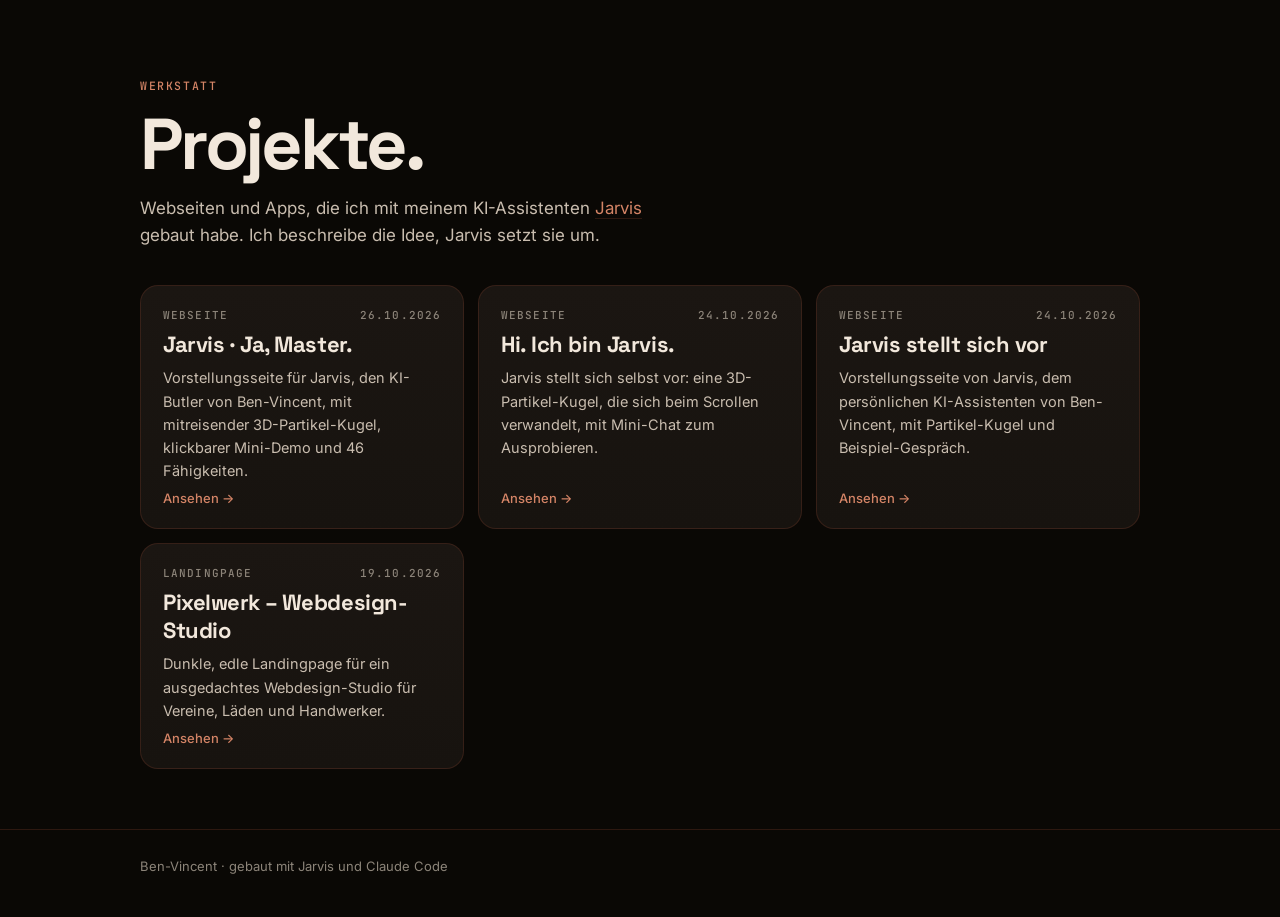
<file: index.html>
<!doctype html>
<html lang="de">
<head>
<meta charset="utf-8">
<meta name="viewport" content="width=device-width, initial-scale=1, viewport-fit=cover">
<title>Projekte · Ben-Vincent</title>
<meta name="description" content="Webseiten und Apps aus Ben-Vincents Werkstatt, gebaut mit seinem KI-Assistenten Jarvis.">
<meta property="og:title" content="Projekte · Ben-Vincent">
<meta property="og:description" content="Webseiten und Apps aus meiner Werkstatt, gebaut mit meinem KI-Assistenten Jarvis.">
<meta name="theme-color" content="#0A0805">
<link rel="icon" href="data:image/svg+xml,%3Csvg xmlns='http://www.w3.org/2000/svg' viewBox='0 0 64 64'%3E%3Crect width='64' height='64' rx='14' fill='%2317130F'/%3E%3Cpath d='M18 44V20h10a8 8 0 0 1 0 16h-10' fill='none' stroke='%23D48466' stroke-width='6'/%3E%3C/svg%3E">
<link rel="preconnect" href="https://fonts.googleapis.com">
<link rel="preconnect" href="https://fonts.gstatic.com" crossorigin>
<link href="https://fonts.googleapis.com/css2?family=Inter:wght@400;500;600&family=JetBrains+Mono:wght@400;500&family=Space+Grotesk:wght@500;700&display=swap" rel="stylesheet">
<style>
  :root { --deep: #0A0805; --dark: #17130F; --raised: #1B1612; --terra: #C26B4C; --glow: #D48466; --tdeep: #6E3726;
          --cream: #F2E8DC; --muted: #C9BDAF; --dim: #8C8479; --line: color-mix(in srgb, var(--tdeep) 35%, transparent); }
  * { box-sizing: border-box; margin: 0; }
  body { background: var(--deep); color: var(--cream); font: 400 16px/1.6 Inter, system-ui, sans-serif; -webkit-font-smoothing: antialiased; }
  .wrap { max-width: 1040px; margin: 0 auto; padding: 0 20px; }
  header { padding: 72px 0 36px; }
  .eyebrow { font: 500 11.5px "JetBrains Mono", monospace; letter-spacing: .14em; text-transform: uppercase; color: var(--glow); }
  h1 { font: 700 clamp(40px, 9vw, 72px) "Space Grotesk", sans-serif; letter-spacing: -.045em; line-height: 1.02; margin: 10px 0 14px; }
  header p { color: var(--muted); max-width: 560px; font-size: 17px; }
  header a { color: var(--glow); text-decoration: none; border-bottom: 1px solid var(--line); }
  .grid { display: grid; grid-template-columns: 1fr; gap: 14px; padding-bottom: 60px; }
  .card { display: flex; flex-direction: column; gap: 8px; padding: 22px; border-radius: 18px; text-decoration: none; color: inherit;
          background: linear-gradient(180deg, var(--raised), var(--dark)); border: 1px solid var(--line); transition: transform .2s, border-color .2s; }
  .card:hover { transform: translateY(-2px); border-color: color-mix(in srgb, var(--terra) 60%, transparent); }
  .card .meta { display: flex; justify-content: space-between; font: 500 11px "JetBrains Mono", monospace; letter-spacing: .1em; color: var(--dim); text-transform: uppercase; }
  .card h2 { font: 700 22px "Space Grotesk", sans-serif; letter-spacing: -.02em; }
  .card p { color: var(--muted); font-size: 14.5px; flex: 1; }
  .card .go { font: 500 13px Inter, sans-serif; color: var(--glow); }
  .leer { padding: 40px; border: 1px dashed var(--line); border-radius: 18px; color: var(--dim); text-align: center; }
  footer { border-top: 1px solid var(--line); padding: 26px 0 40px; color: var(--dim); font-size: 13px; }
  @media (min-width: 720px) { .grid { grid-template-columns: repeat(2, 1fr); } }
  @media (min-width: 1000px) { .grid { grid-template-columns: repeat(3, 1fr); } }
</style>
</head>
<body>
<header><div class="wrap">
  <span class="eyebrow">Werkstatt</span>
  <h1>Projekte.</h1>
  <p>Webseiten und Apps, die ich mit meinem KI-Assistenten <a href="https://bvu911.github.io/jarvis-ki/">Jarvis</a> gebaut habe. Ich beschreibe die Idee, Jarvis setzt sie um.</p>
</div></header>
<main class="wrap"><div class="grid" id="grid"><div class="leer">Die ersten Projekte entstehen gerade.</div></div></main>
<footer><div class="wrap">Ben-Vincent · gebaut mit Jarvis und Claude Code</div></footer>
<script>
  const esc = (s) => String(s).replace(/[&<>"]/g, c => ({ '&': '&amp;', '<': '&lt;', '>': '&gt;', '"': '&quot;' }[c]));
  fetch('projekte.json?' + Date.now()).then(r => r.json()).then(list => {
    if (!list.length) return;
    document.getElementById('grid').innerHTML = list.map(p => `
      <a class="card" href="${esc(p.slug)}/">
        <span class="meta"><span>${esc(p.art || 'Webseite')}</span><span>${esc(p.datum)}</span></span>
        <h2>${esc(p.titel)}</h2>
        <p>${esc(p.beschreibung)}</p>
        <span class="go">Ansehen →</span>
      </a>`).join('');
  }).catch(() => {});
</script>
</body>
</html>
</file>
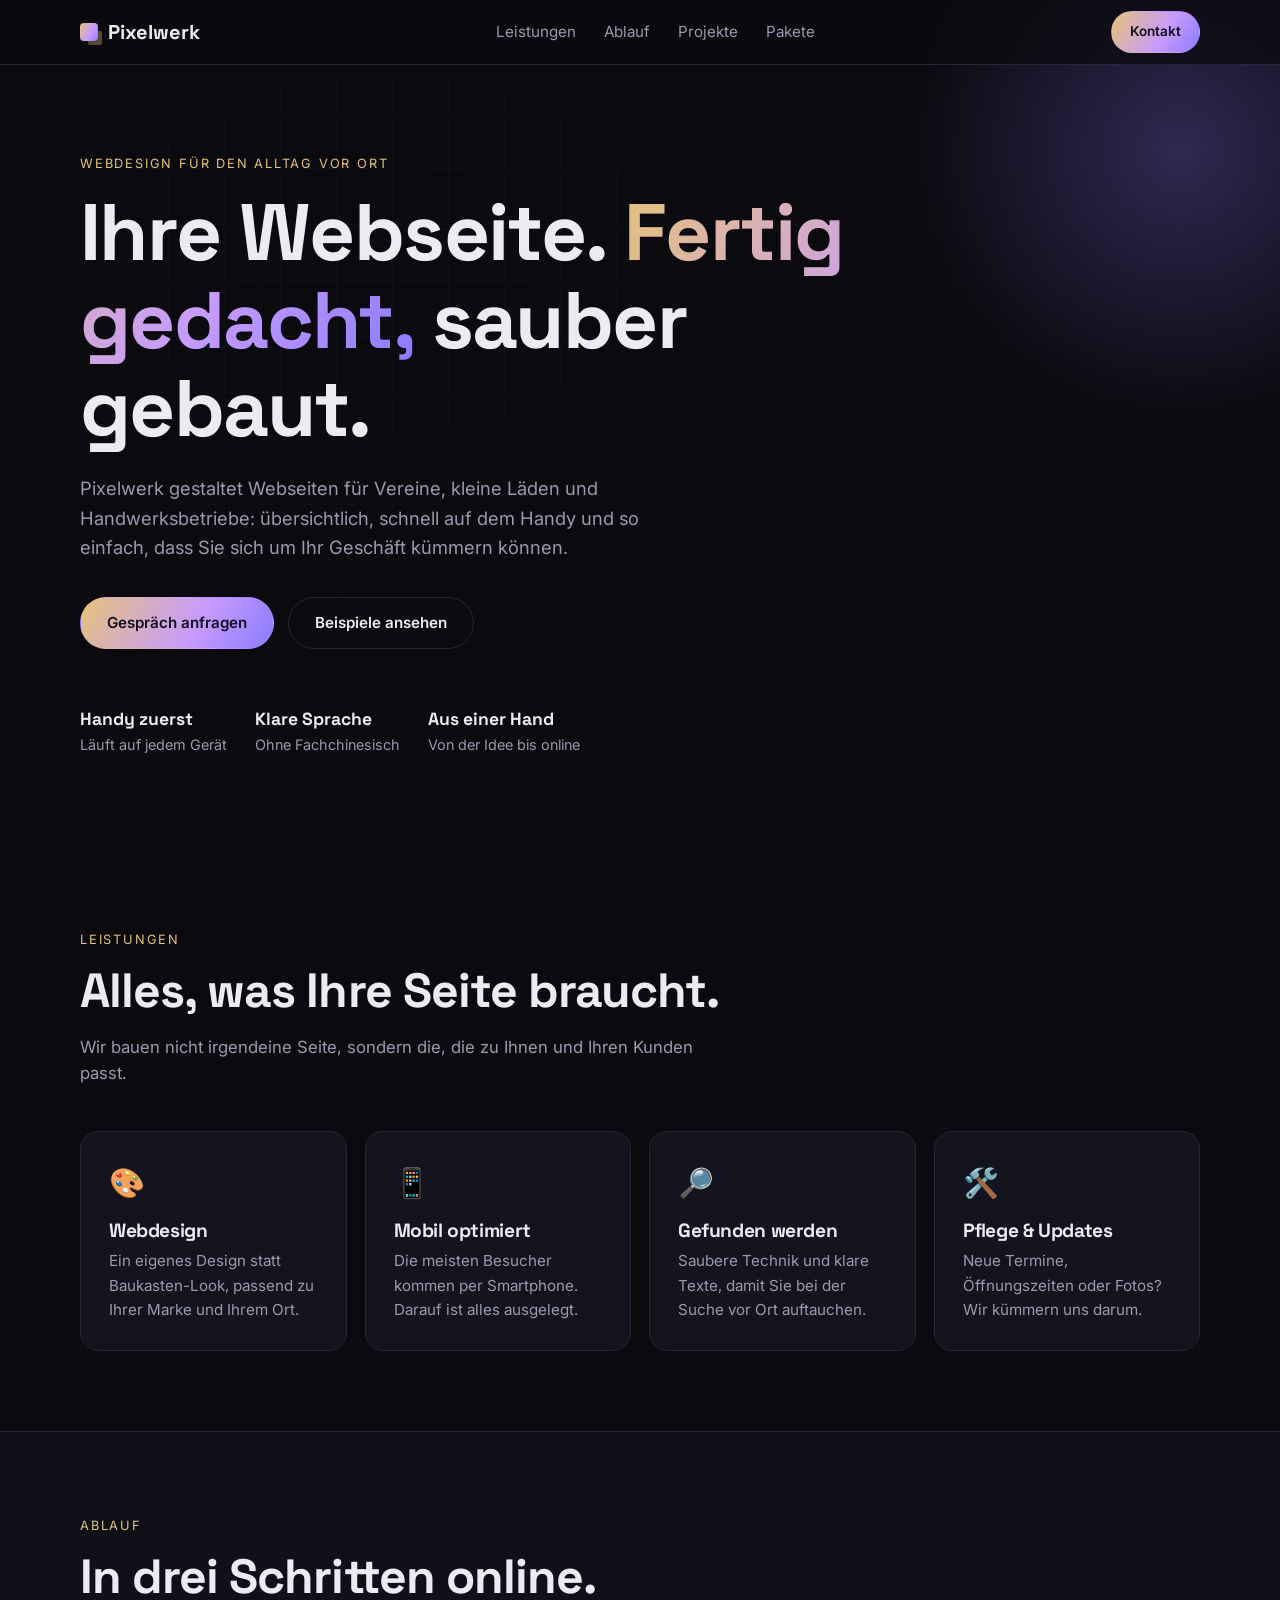
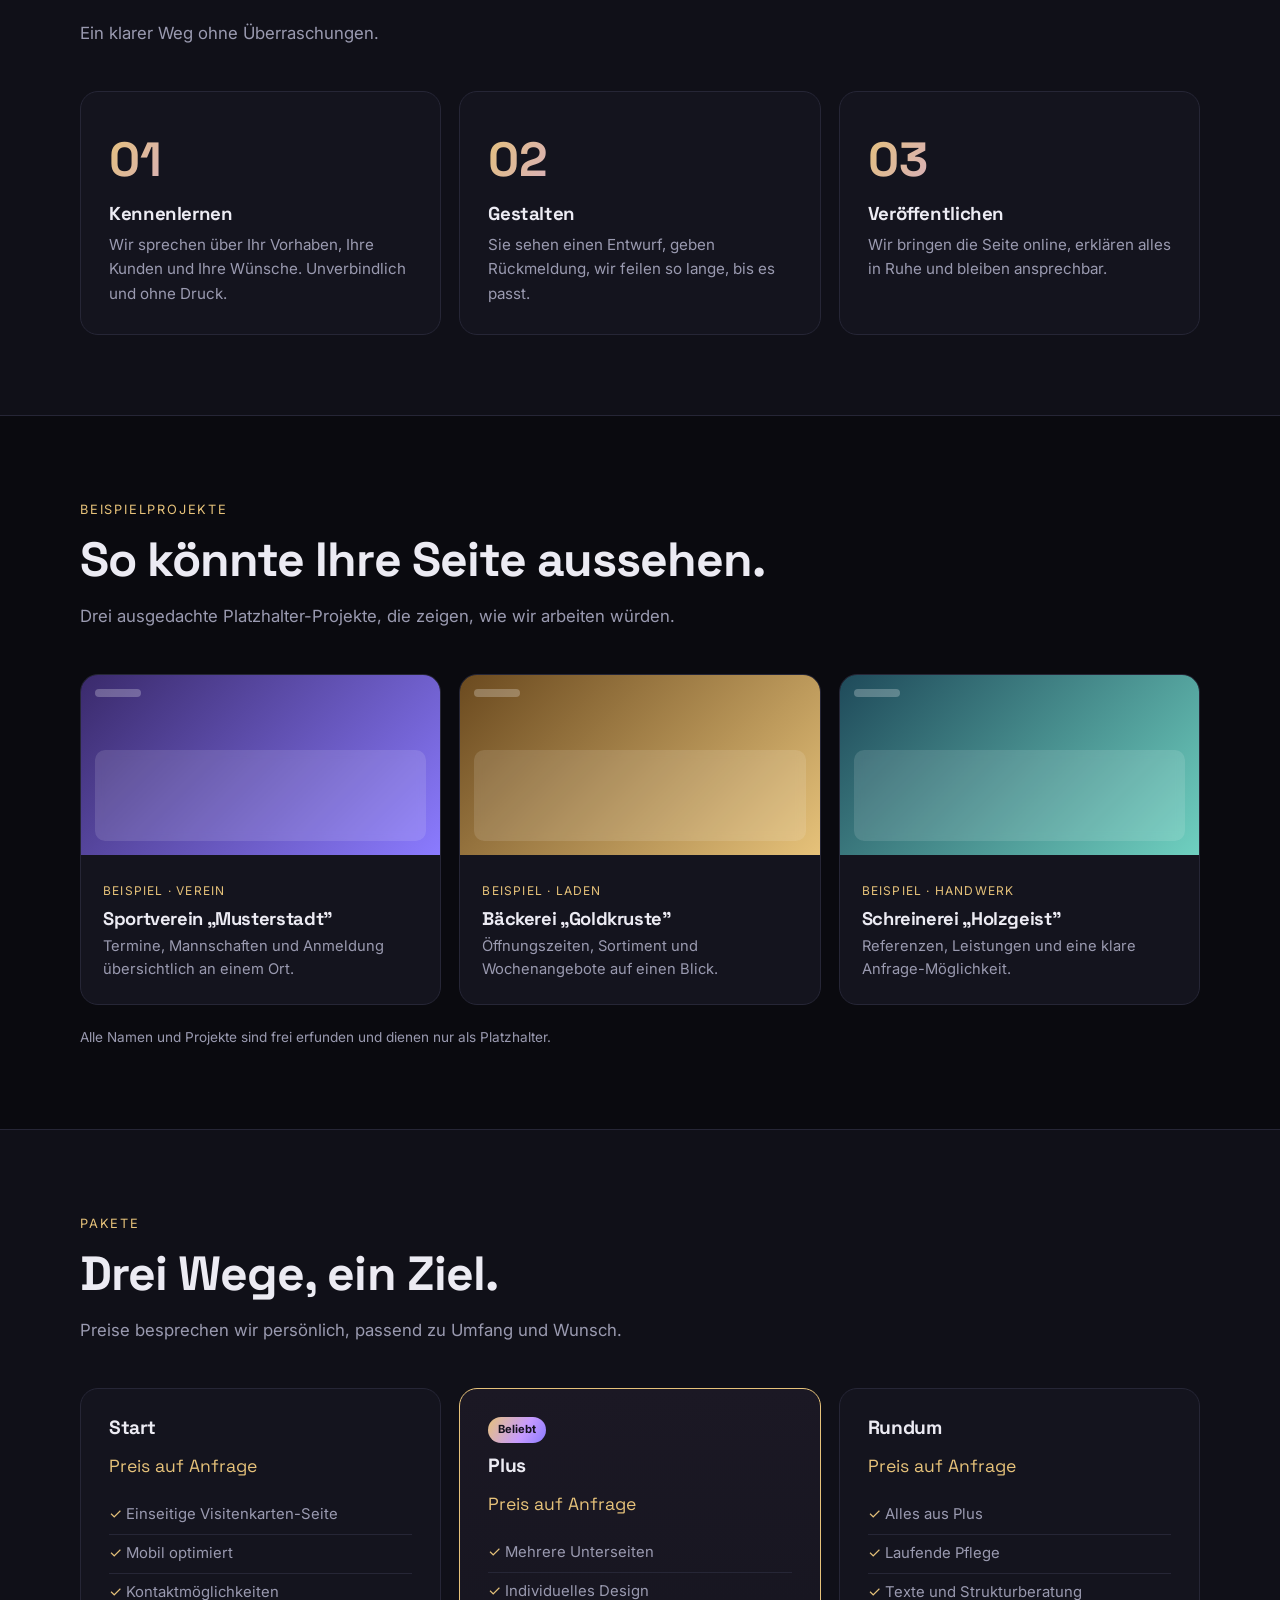
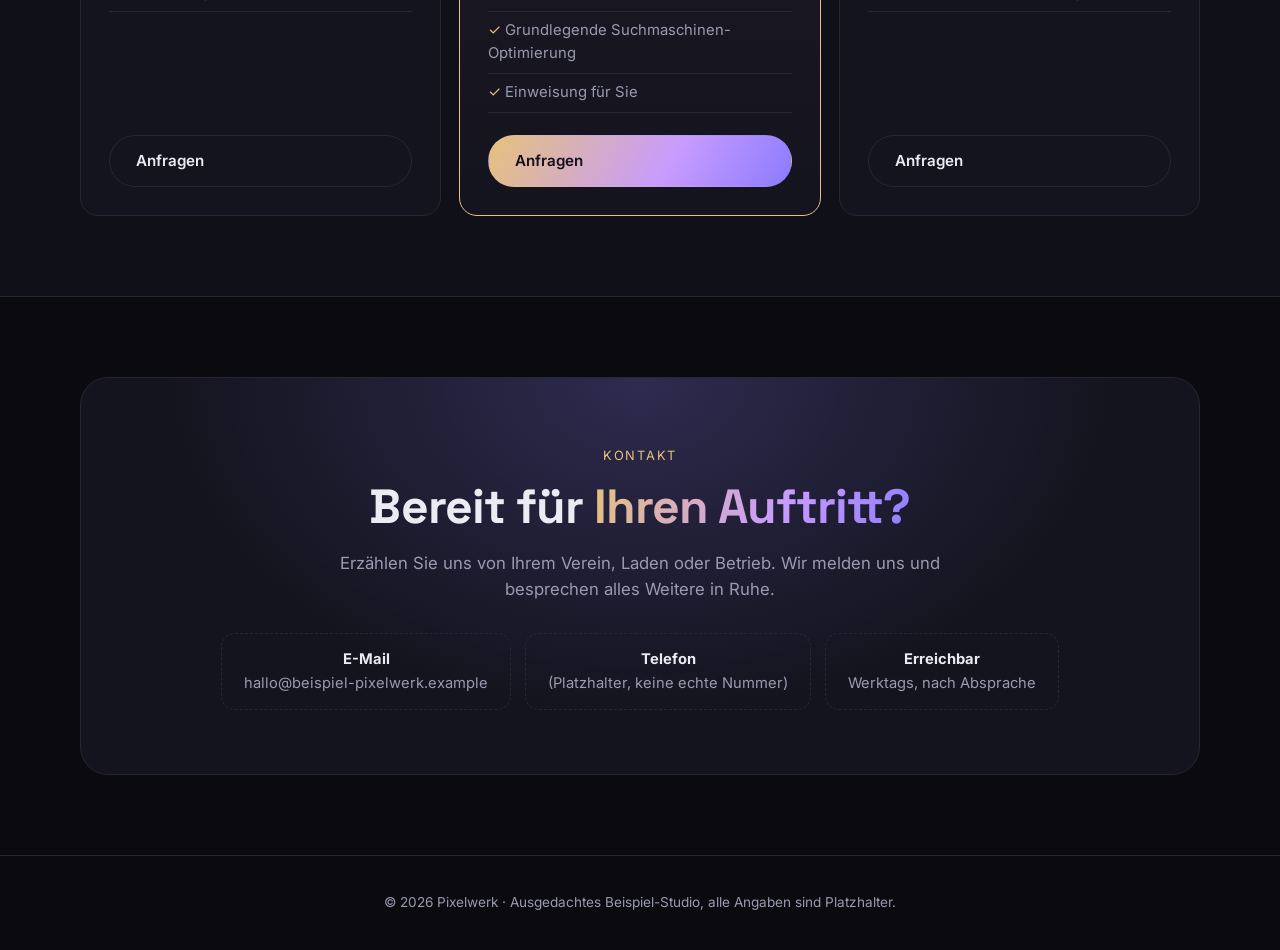
<file: moderne-fur-ausgedachtes-webdesign-studi/index.html>
<!DOCTYPE html>
<html lang="de">
<head>
<meta charset="UTF-8">
<meta name="viewport" content="width=device-width, initial-scale=1">
<title>Pixelwerk – Webseiten für Vereine, Läden & Handwerk</title>
<meta name="description" content="Pixelwerk baut klare, schnelle Webseiten für Vereine, kleine Läden und Handwerker. (Ausgedachtes Beispiel-Studio)">
<link rel="preconnect" href="https://fonts.googleapis.com">
<link rel="preconnect" href="https://fonts.gstatic.com" crossorigin>
<link href="https://fonts.googleapis.com/css2?family=Inter:wght@400;500;600&family=Space+Grotesk:wght@500;600;700&display=swap" rel="stylesheet">
<style>
:root{
  --bg:#0a0a0f;--bg2:#101018;--card:#14141e;--line:#262636;
  --text:#ecebf3;--muted:#9a9ab0;--gold:#e6c27a;--violet:#8b7bff;
  --grad:linear-gradient(120deg,#e6c27a,#c79bff 60%,#8b7bff);
}
*{box-sizing:border-box;margin:0;padding:0}
html{scroll-behavior:smooth}
body{font-family:Inter,system-ui,sans-serif;background:var(--bg);color:var(--text);line-height:1.6;overflow-x:hidden}
h1,h2,h3{font-family:'Space Grotesk',sans-serif;line-height:1.1;letter-spacing:-.02em}
a{color:inherit;text-decoration:none}
.wrap{width:min(1120px,92%);margin:0 auto}
section{padding:80px 0}
.tag{display:inline-block;font-size:.8rem;letter-spacing:.14em;text-transform:uppercase;color:var(--gold);margin-bottom:14px}
h2{font-size:clamp(1.9rem,5vw,3rem);margin-bottom:16px}
.lead{color:var(--muted);max-width:620px;font-size:1.05rem}
.grad{background:var(--grad);-webkit-background-clip:text;background-clip:text;color:transparent}

nav{position:fixed;top:0;left:0;right:0;z-index:50;backdrop-filter:blur(14px);background:rgba(10,10,15,.7);border-bottom:1px solid var(--line)}
nav .wrap{display:flex;align-items:center;justify-content:space-between;height:64px}
.logo{font-family:'Space Grotesk';font-weight:700;font-size:1.25rem;display:flex;align-items:center;gap:10px}
.logo i{width:18px;height:18px;background:var(--grad);border-radius:4px;display:inline-block;box-shadow:6px 6px 0 -2px rgba(230,194,122,.35)}
nav ul{display:none;list-style:none;gap:28px;color:var(--muted);font-size:.95rem}
nav ul a:hover{color:var(--text)}
.btn{display:inline-block;padding:13px 26px;border-radius:999px;font-weight:600;font-size:.95rem;transition:.25s;border:1px solid transparent}
.btn.primary{background:var(--grad);color:#14101f}
.btn.primary:hover{transform:translateY(-2px);box-shadow:0 10px 30px -8px rgba(199,155,255,.6)}
.btn.ghost{border-color:var(--line);color:var(--text)}
.btn.ghost:hover{border-color:var(--gold)}
nav .btn{padding:9px 18px;font-size:.85rem}
@media(min-width:760px){nav ul{display:flex}}

.hero{padding:150px 0 90px;position:relative;overflow:hidden}
.hero::before{content:"";position:absolute;width:600px;height:600px;right:-200px;top:-150px;background:radial-gradient(circle,rgba(139,123,255,.28),transparent 65%);pointer-events:none}
.hero::after{content:"";position:absolute;inset:0;background-image:linear-gradient(var(--line) 1px,transparent 1px),linear-gradient(90deg,var(--line) 1px,transparent 1px);background-size:56px 56px;opacity:.25;mask-image:radial-gradient(ellipse at 30% 30%,#000,transparent 70%);-webkit-mask-image:radial-gradient(ellipse at 30% 30%,#000,transparent 70%);pointer-events:none}
.hero .wrap{position:relative;z-index:1}
.hero h1{font-size:clamp(2.4rem,8vw,5rem);max-width:860px;margin-bottom:22px}
.hero p{color:var(--muted);font-size:1.15rem;max-width:560px;margin-bottom:34px}
.cta{display:flex;flex-wrap:wrap;gap:14px}
.facts{display:flex;flex-wrap:wrap;gap:28px;margin-top:56px;color:var(--muted);font-size:.9rem}
.facts b{display:block;color:var(--text);font-family:'Space Grotesk';font-size:1.1rem}

.grid{display:grid;gap:18px;margin-top:44px}
@media(min-width:700px){.grid.c2{grid-template-columns:repeat(2,1fr)}.grid.c3{grid-template-columns:repeat(3,1fr)}}
@media(min-width:1000px){.grid.c4{grid-template-columns:repeat(4,1fr)}}
@media(min-width:700px) and (max-width:999px){.grid.c4{grid-template-columns:repeat(2,1fr)}}
.card{background:var(--card);border:1px solid var(--line);border-radius:18px;padding:28px;transition:.3s}
.card:hover{border-color:rgba(230,194,122,.5);transform:translateY(-4px)}
.card .ic{font-size:1.8rem;margin-bottom:14px}
.card h3{font-size:1.2rem;margin-bottom:8px}
.card p{color:var(--muted);font-size:.95rem}

.steps{counter-reset:s}
.step{position:relative;padding:30px 28px 28px;background:var(--card);border:1px solid var(--line);border-radius:18px}
.step::before{counter-increment:s;content:"0" counter(s);font-family:'Space Grotesk';font-size:3rem;font-weight:700;background:var(--grad);-webkit-background-clip:text;background-clip:text;color:transparent;display:block;margin-bottom:6px}
.step h3{margin-bottom:8px}.step p{color:var(--muted);font-size:.95rem}

.alt{background:var(--bg2);border-block:1px solid var(--line)}
.proj{border-radius:18px;overflow:hidden;border:1px solid var(--line);background:var(--card);transition:.3s}
.proj:hover{transform:translateY(-4px);border-color:rgba(139,123,255,.6)}
.shot{height:180px;position:relative;display:flex;align-items:flex-end;padding:14px}
.shot::before{content:"";position:absolute;top:14px;left:14px;width:46px;height:8px;border-radius:4px;background:rgba(255,255,255,.25)}
.shot span{position:relative;display:block;width:100%;height:60%;border-radius:10px;background:rgba(255,255,255,.12);backdrop-filter:blur(4px)}
.s1{background:linear-gradient(135deg,#3a2a6b,#8b7bff)}
.s2{background:linear-gradient(135deg,#6b4a1f,#e6c27a)}
.s3{background:linear-gradient(135deg,#1f4a5a,#6fd0c0)}
.proj .in{padding:22px}
.proj small{color:var(--gold);font-size:.75rem;letter-spacing:.1em;text-transform:uppercase}
.proj h3{margin:6px 0;font-size:1.15rem}.proj p{color:var(--muted);font-size:.92rem}
.note{margin-top:22px;color:var(--muted);font-size:.85rem}

.pack{display:flex;flex-direction:column}
.pack.hot{border-color:var(--gold);background:linear-gradient(180deg,#1b1824,var(--card))}
.pack .badge{align-self:flex-start;font-size:.7rem;padding:4px 10px;border-radius:99px;background:var(--grad);color:#14101f;font-weight:700;margin-bottom:12px}
.pack .pr{font-family:'Space Grotesk';font-size:1.1rem;color:var(--gold);margin:6px 0 16px}
.pack ul{list-style:none;margin-bottom:22px;flex:1}
.pack li{color:var(--muted);font-size:.93rem;padding:7px 0;border-bottom:1px solid var(--line)}
.pack li::before{content:"✓ ";color:var(--gold)}

.contact{text-align:center}
.contact .box{border:1px solid var(--line);border-radius:28px;padding:64px 24px;background:radial-gradient(ellipse at top,rgba(139,123,255,.22),transparent 60%),var(--card)}
.contact .lead{margin:0 auto 30px}
.ways{display:flex;flex-wrap:wrap;gap:14px;justify-content:center;margin-top:10px}
.way{padding:14px 22px;border:1px dashed var(--line);border-radius:14px;color:var(--muted);font-size:.92rem}
.way b{display:block;color:var(--text)}

footer{padding:36px 0;color:var(--muted);font-size:.85rem;border-top:1px solid var(--line);text-align:center}

.rv{opacity:0;transform:translateY(24px);transition:opacity .8s,transform .8s}
.rv.on{opacity:1;transform:none}
@media(prefers-reduced-motion:reduce){.rv{opacity:1;transform:none;transition:none}html{scroll-behavior:auto}}
</style>
</head>
<body>

<nav>
  <div class="wrap">
    <a href="#top" class="logo"><i></i>Pixelwerk</a>
    <ul>
      <li><a href="#leistungen">Leistungen</a></li>
      <li><a href="#ablauf">Ablauf</a></li>
      <li><a href="#projekte">Projekte</a></li>
      <li><a href="#pakete">Pakete</a></li>
    </ul>
    <a href="#kontakt" class="btn primary">Kontakt</a>
  </div>
</nav>

<header class="hero" id="top">
  <div class="wrap">
    <span class="tag">Webdesign für den Alltag vor Ort</span>
    <h1>Ihre Webseite. <span class="grad">Fertig gedacht,</span> sauber gebaut.</h1>
    <p>Pixelwerk gestaltet Webseiten für Vereine, kleine Läden und Handwerksbetriebe: übersichtlich, schnell auf dem Handy und so einfach, dass Sie sich um Ihr Geschäft kümmern können.</p>
    <div class="cta">
      <a href="#kontakt" class="btn primary">Gespräch anfragen</a>
      <a href="#projekte" class="btn ghost">Beispiele ansehen</a>
    </div>
    <div class="facts">
      <div><b>Handy zuerst</b>Läuft auf jedem Gerät</div>
      <div><b>Klare Sprache</b>Ohne Fachchinesisch</div>
      <div><b>Aus einer Hand</b>Von der Idee bis online</div>
    </div>
  </div>
</header>

<section id="leistungen">
  <div class="wrap">
    <div class="rv"><span class="tag">Leistungen</span>
    <h2>Alles, was Ihre Seite braucht.</h2>
    <p class="lead">Wir bauen nicht irgendeine Seite, sondern die, die zu Ihnen und Ihren Kunden passt.</p></div>
    <div class="grid c4">
      <div class="card rv"><div class="ic">🎨</div><h3>Webdesign</h3><p>Ein eigenes Design statt Baukasten-Look, passend zu Ihrer Marke und Ihrem Ort.</p></div>
      <div class="card rv"><div class="ic">📱</div><h3>Mobil optimiert</h3><p>Die meisten Besucher kommen per Smartphone. Darauf ist alles ausgelegt.</p></div>
      <div class="card rv"><div class="ic">🔎</div><h3>Gefunden werden</h3><p>Saubere Technik und klare Texte, damit Sie bei der Suche vor Ort auftauchen.</p></div>
      <div class="card rv"><div class="ic">🛠️</div><h3>Pflege & Updates</h3><p>Neue Termine, Öffnungszeiten oder Fotos? Wir kümmern uns darum.</p></div>
    </div>
  </div>
</section>

<section id="ablauf" class="alt">
  <div class="wrap">
    <div class="rv"><span class="tag">Ablauf</span>
    <h2>In drei Schritten online.</h2>
    <p class="lead">Ein klarer Weg ohne Überraschungen.</p></div>
    <div class="grid c3 steps">
      <div class="step rv"><h3>Kennenlernen</h3><p>Wir sprechen über Ihr Vorhaben, Ihre Kunden und Ihre Wünsche. Unverbindlich und ohne Druck.</p></div>
      <div class="step rv"><h3>Gestalten</h3><p>Sie sehen einen Entwurf, geben Rückmeldung, wir feilen so lange, bis es passt.</p></div>
      <div class="step rv"><h3>Veröffentlichen</h3><p>Wir bringen die Seite online, erklären alles in Ruhe und bleiben ansprechbar.</p></div>
    </div>
  </div>
</section>

<section id="projekte">
  <div class="wrap">
    <div class="rv"><span class="tag">Beispielprojekte</span>
    <h2>So könnte Ihre Seite aussehen.</h2>
    <p class="lead">Drei ausgedachte Platzhalter-Projekte, die zeigen, wie wir arbeiten würden.</p></div>
    <div class="grid c3">
      <article class="proj rv"><div class="shot s1"><span></span></div><div class="in"><small>Beispiel · Verein</small><h3>Sportverein „Musterstadt"</h3><p>Termine, Mannschaften und Anmeldung übersichtlich an einem Ort.</p></div></article>
      <article class="proj rv"><div class="shot s2"><span></span></div><div class="in"><small>Beispiel · Laden</small><h3>Bäckerei „Goldkruste"</h3><p>Öffnungszeiten, Sortiment und Wochenangebote auf einen Blick.</p></div></article>
      <article class="proj rv"><div class="shot s3"><span></span></div><div class="in"><small>Beispiel · Handwerk</small><h3>Schreinerei „Holzgeist"</h3><p>Referenzen, Leistungen und eine klare Anfrage-Möglichkeit.</p></div></article>
    </div>
    <p class="note">Alle Namen und Projekte sind frei erfunden und dienen nur als Platzhalter.</p>
  </div>
</section>

<section id="pakete" class="alt">
  <div class="wrap">
    <div class="rv"><span class="tag">Pakete</span>
    <h2>Drei Wege, ein Ziel.</h2>
    <p class="lead">Preise besprechen wir persönlich, passend zu Umfang und Wunsch.</p></div>
    <div class="grid c3">
      <div class="card pack rv"><h3>Start</h3><div class="pr">Preis auf Anfrage</div>
        <ul><li>Einseitige Visitenkarten-Seite</li><li>Mobil optimiert</li><li>Kontaktmöglichkeiten</li></ul>
        <a href="#kontakt" class="btn ghost">Anfragen</a></div>
      <div class="card pack hot rv"><span class="badge">Beliebt</span><h3>Plus</h3><div class="pr">Preis auf Anfrage</div>
        <ul><li>Mehrere Unterseiten</li><li>Individuelles Design</li><li>Grundlegende Suchmaschinen-Optimierung</li><li>Einweisung für Sie</li></ul>
        <a href="#kontakt" class="btn primary">Anfragen</a></div>
      <div class="card pack rv"><h3>Rundum</h3><div class="pr">Preis auf Anfrage</div>
        <ul><li>Alles aus Plus</li><li>Laufende Pflege</li><li>Texte und Strukturberatung</li></ul>
        <a href="#kontakt" class="btn ghost">Anfragen</a></div>
    </div>
  </div>
</section>

<section id="kontakt" class="contact">
  <div class="wrap">
    <div class="box rv">
      <span class="tag">Kontakt</span>
      <h2>Bereit für <span class="grad">Ihren Auftritt?</span></h2>
      <p class="lead">Erzählen Sie uns von Ihrem Verein, Laden oder Betrieb. Wir melden uns und besprechen alles Weitere in Ruhe.</p>
      <div class="ways">
        <div class="way"><b>E-Mail</b>hallo@beispiel-pixelwerk.example</div>
        <div class="way"><b>Telefon</b>(Platzhalter, keine echte Nummer)</div>
        <div class="way"><b>Erreichbar</b>Werktags, nach Absprache</div>
      </div>
    </div>
  </div>
</section>

<footer>
  <div class="wrap">© <span id="y"></span> Pixelwerk · Ausgedachtes Beispiel-Studio, alle Angaben sind Platzhalter.</div>
</footer>

<script>
document.getElementById('y').textContent=new Date().getFullYear();
const io=new IntersectionObserver(e=>e.forEach(x=>{if(x.isIntersecting){x.target.classList.add('on');io.unobserve(x.target)}}),{threshold:.12});
document.querySelectorAll('.rv').forEach((el,i)=>{el.style.transitionDelay=(i%4)*80+'ms';io.observe(el)});
</script>
</body>
</html>
</file>
